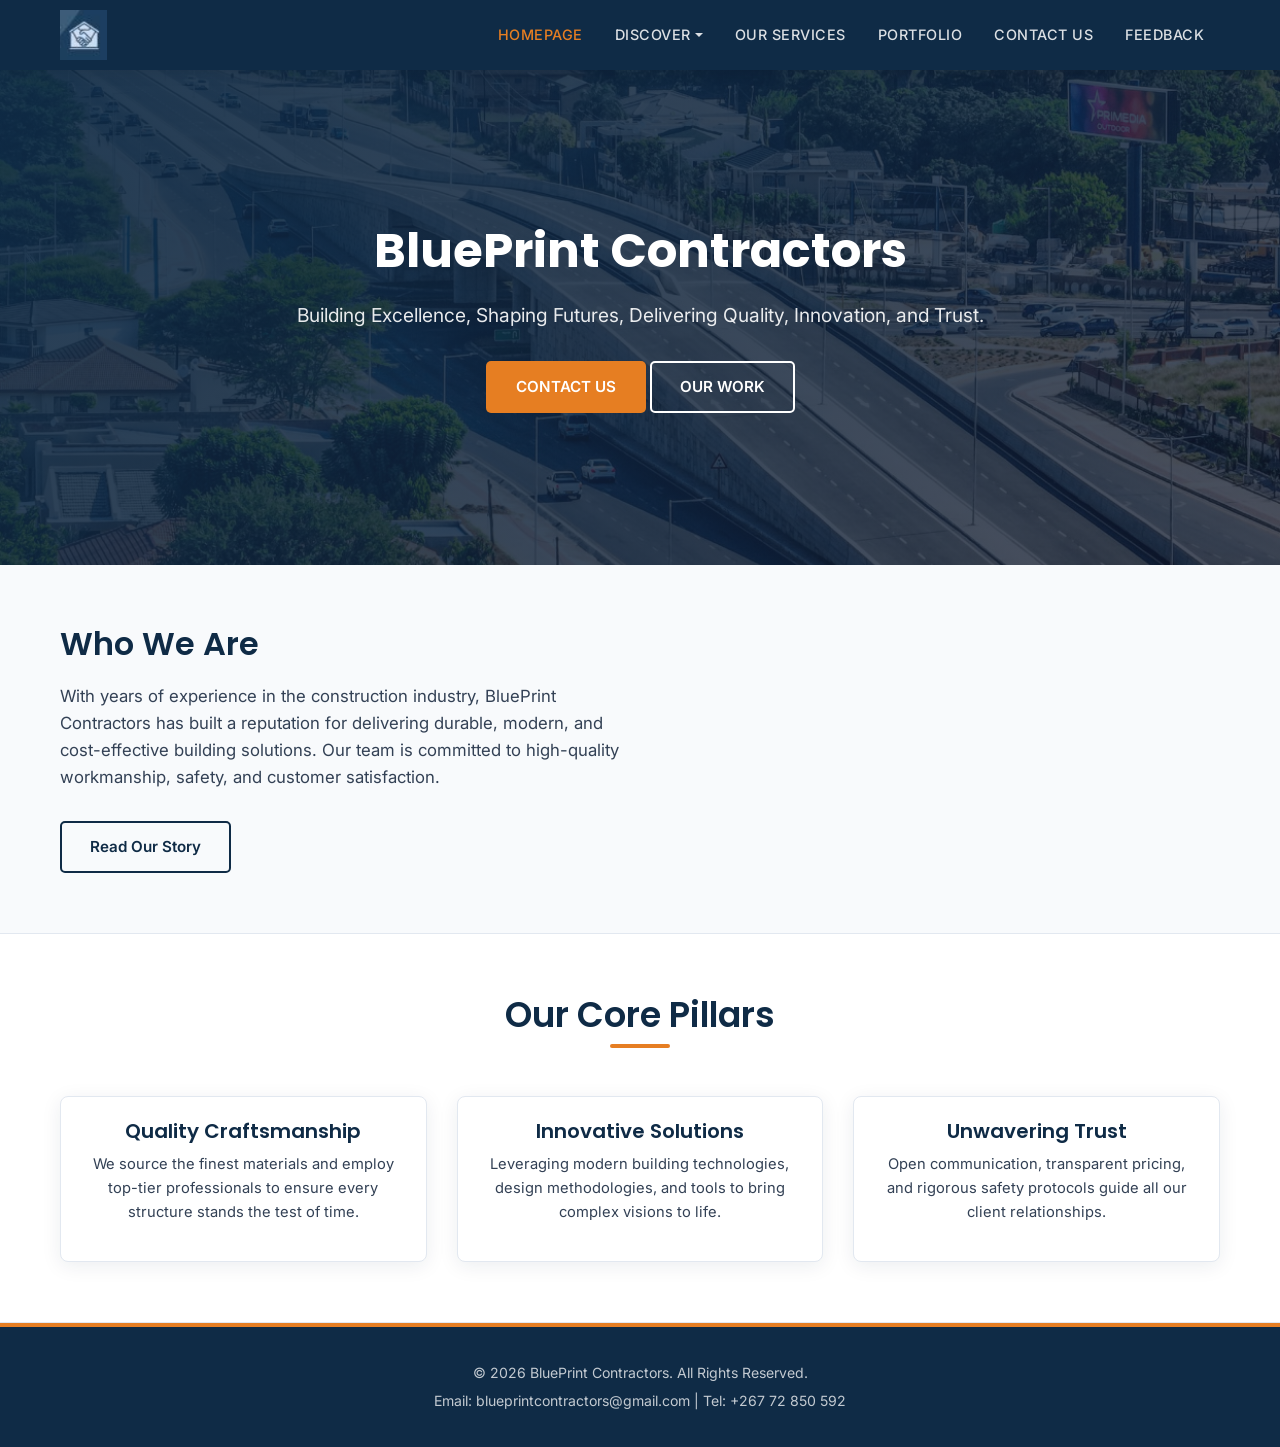
<file: index.html>
<!DOCTYPE html>
<html lang="en">
<head>
    <meta charset="UTF-8">
    <meta name="viewport" content="width=device-width, initial-scale=1.0">
    <title>BluePrint Contractors - Building Excellence</title>
    <link href="https://cdn.jsdelivr.net/npm/bootstrap@5.3.0/dist/css/bootstrap.min.css" rel="stylesheet">
    <link rel="stylesheet" href="style.css">
</head>
<body>
    <!-- Navigation Bar -->
    <nav class="navbar navbar-expand-lg navbar-dark sticky-top">
        <div class="custom-container d-flex justify-content-between align-items-center w-100">
            <a class="navbar-brand" href="index.html">
                <img src="images/Screenshot%202026-04-14%20010000.png" alt="BluePrint Contractors logo">
            </a>
            <button class="navbar-toggler" type="button" data-bs-toggle="collapse" data-bs-target="#navbarNav" aria-controls="navbarNav" aria-expanded="false" aria-label="Toggle Navigation">
                <span class="navbar-toggler-icon"></span>
            </button>
            <div class="collapse navbar-collapse justify-content-end" id="navbarNav">
                <ul class="navbar-nav">
                    <li class="nav-item"><a class="nav-link active" href="index.html">HOMEPAGE</a></li>
                    <li class="nav-item dropdown">
                        <a class="nav-link dropdown-toggle" href="#" id="discoverDropdown" role="button" data-bs-toggle="dropdown" aria-expanded="false">DISCOVER</a>
                        <ul class="dropdown-menu" aria-labelledby="discoverDropdown">
                            <li><a class="dropdown-item" href="about.html">ABOUT US</a></li>
                            <li><a class="dropdown-item" href="team.html">MEET OUR TEAM</a></li>
                            <li><a class="dropdown-item" href="mission.html">MISSION AND VISION</a></li>
                            <li><a class="dropdown-item" href="careers.html">CAREERS</a></li>
                        </ul>
                    </li>
                    <li class="nav-item"><a class="nav-link" href="services.html">OUR SERVICES</a></li>
                    <li class="nav-item"><a class="nav-link" href="projects.html">PORTFOLIO</a></li>
                    <li class="nav-item"><a class="nav-link" href="contact.html">CONTACT US</a></li>
                    <li class="nav-item"><a class="nav-link" href="feedback.html">FEEDBACK</a></li>
                </ul>
            </div>
        </div>
    </nav>
    <!-- Hero Section -->
    <header class="hero hero-main-bg">
        <div class="custom-container hero-content">
            <h1>BluePrint Contractors</h1>
            <p>Building Excellence, Shaping Futures, Delivering Quality, Innovation, and Trust.</p>
            <a href="contact.html" class="custom-btn btn-primary">CONTACT US</a>
            <a href="projects.html" class="custom-btn btn-outline">OUR WORK</a>
        </div>
    </header>
    <!-- About Intro Section -->
    <section class="section">
        <div class="custom-container">
            <div class="split-layout">
                <div class="split-col">
                    <h2>Who We Are</h2>
                    <p class="section-intro-text">With years of experience in the construction industry, BluePrint Contractors has built a reputation for delivering durable, modern, and cost-effective building solutions. Our team is committed to high-quality workmanship, safety, and customer satisfaction.</p>
                    <a href="about.html" class="custom-btn btn-outline-dark">Read Our Story</a>
                </div>
                <div class="split-col">
                </div>
            </div>
        </div>
    </section>
    <!-- Highlights Section -->
    <section class="section section-bordered-white">
        <div class="custom-container">
            <div class="section-title">
                <h2>Our Core Pillars</h2>
            </div>
            <div class="grid">
                <div class="card">
                    <div class="card-body text-center">
                        <h3>Quality Craftsmanship</h3>
                        <p>We source the finest materials and employ top-tier professionals to ensure every structure stands the test of time.</p>
                    </div>
                </div>
                <div class="card">
                    <div class="card-body text-center">
                        <h3>Innovative Solutions</h3>
                        <p>Leveraging modern building technologies, design methodologies, and tools to bring complex visions to life.</p>
                    </div>
                </div>
                <div class="card">
                    <div class="card-body text-center">
                        <h3>Unwavering Trust</h3>
                        <p>Open communication, transparent pricing, and rigorous safety protocols guide all our client relationships.</p>
                    </div>
                </div>
            </div>
        </div>
    </section>
    <!-- Footer -->
    <footer>
        <div class="custom-container">
            <p>&copy; 2026 BluePrint Contractors. All Rights Reserved.</p>
            <p>Email: blueprintcontractors@gmail.com | Tel: +267 72 850 592</p>
        </div>
    </footer>
    <!-- Bootstrap JS Bundle -->
    <script src="https://cdn.jsdelivr.net/npm/bootstrap@5.3.0/dist/js/bootstrap.bundle.min.js"></script>
</body>
</html>
</file>
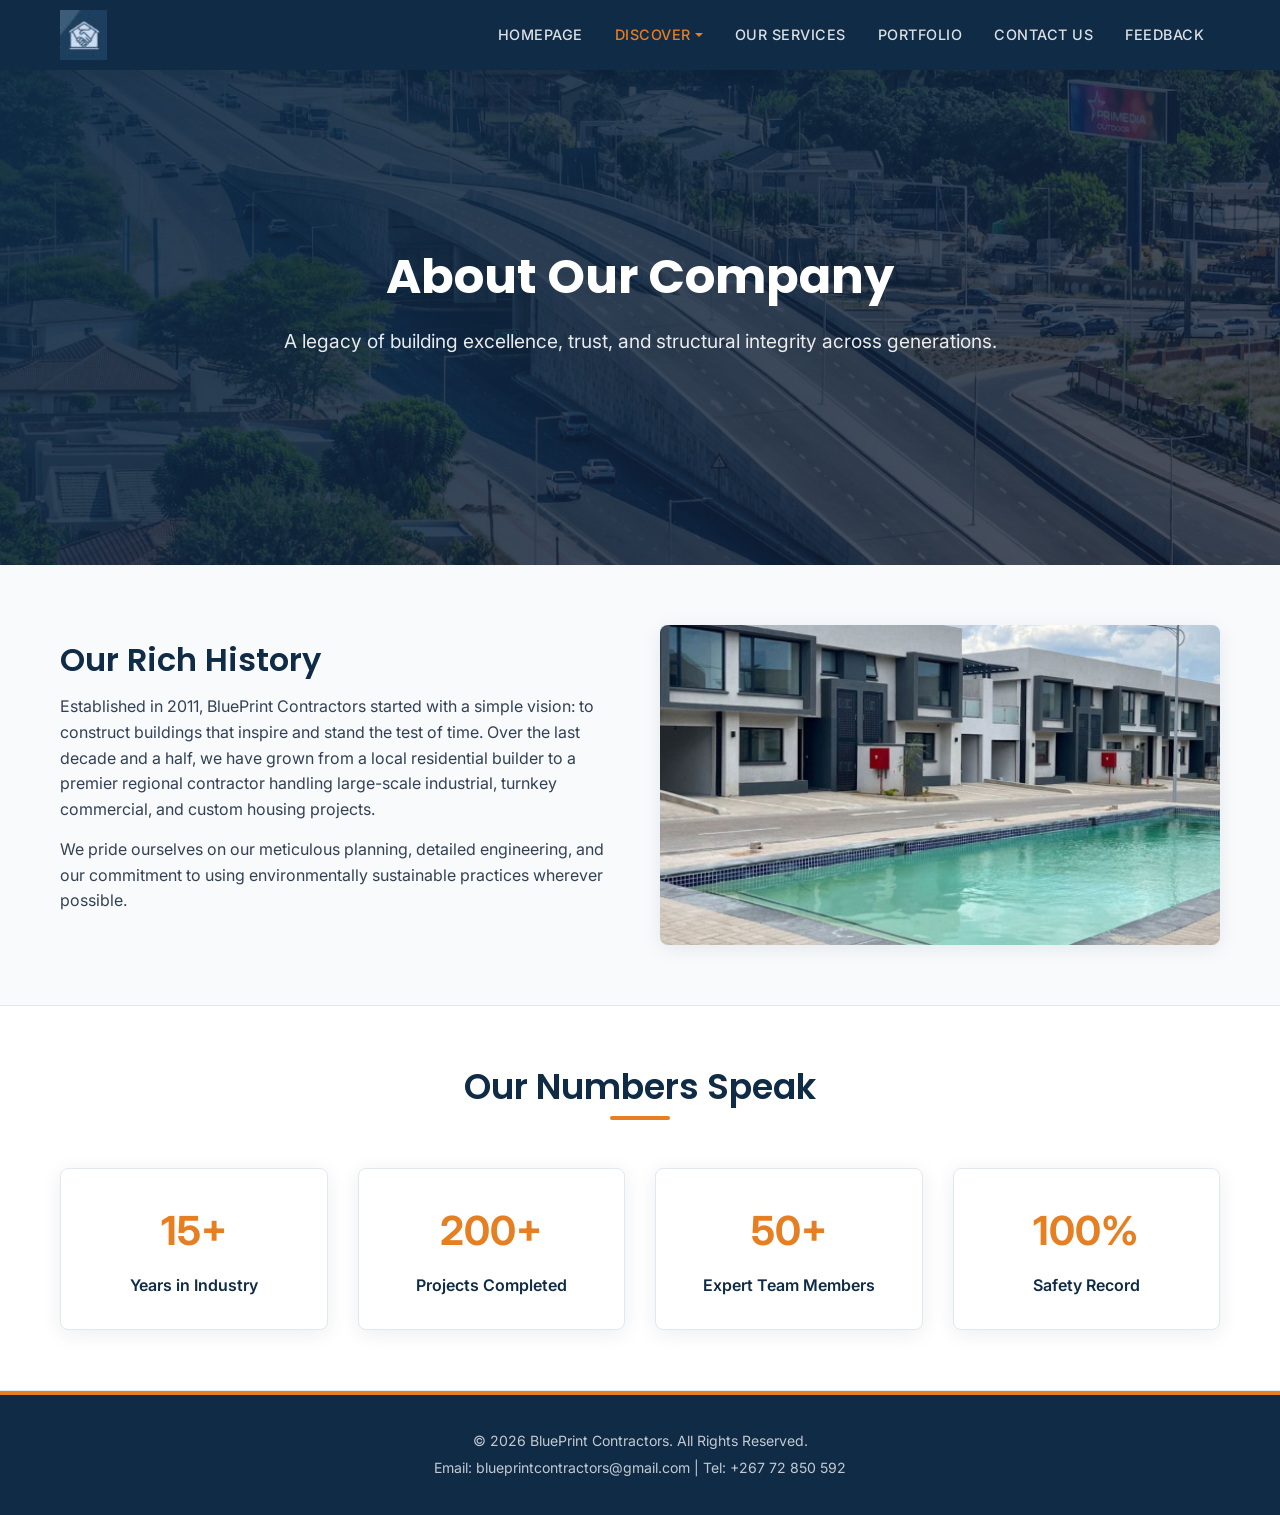
<file: about.html>
<!DOCTYPE html>
<html lang="en">
<head>
    <meta charset="UTF-8">
    <meta name="viewport" content="width=device-width, initial-scale=1.0">
    <title>About Us - BluePrint Contractors</title>
    <link href="https://cdn.jsdelivr.net/npm/bootstrap@5.3.0/dist/css/bootstrap.min.css" rel="stylesheet">
    <link rel="stylesheet" href="style.css">
</head>
<body>
    <!-- Navigation Bar -->
    <nav class="navbar navbar-expand-lg navbar-dark sticky-top">
        <div class="custom-container d-flex justify-content-between align-items-center w-100">
            <a class="navbar-brand" href="index.html">
                <img src="images/Screenshot%202026-04-14%20010000.png" alt="BluePrint Contractors logo">
            </a>
            <button class="navbar-toggler" type="button" data-bs-toggle="collapse" data-bs-target="#navbarNav" aria-controls="navbarNav" aria-expanded="false" aria-label="Toggle Navigation">
                <span class="navbar-toggler-icon"></span>
            </button>
            <div class="collapse navbar-collapse justify-content-end" id="navbarNav">
                <ul class="navbar-nav">
                    <li class="nav-item"><a class="nav-link" href="index.html">HOMEPAGE</a></li>
                    <li class="nav-item dropdown">
                        <a class="nav-link dropdown-toggle active" href="#" id="discoverDropdown" role="button" data-bs-toggle="dropdown" aria-expanded="false">DISCOVER</a>
                        <ul class="dropdown-menu" aria-labelledby="discoverDropdown">
                            <li><a class="dropdown-item" href="about.html">ABOUT US</a></li>
                            <li><a class="dropdown-item" href="team.html">MEET OUR TEAM</a></li>
                            <li><a class="dropdown-item" href="mission.html">MISSION AND VISION</a></li>
                            <li><a class="dropdown-item" href="careers.html">CAREERS</a></li>
                        </ul>
                    </li>
                    <li class="nav-item"><a class="nav-link" href="services.html">OUR SERVICES</a></li>
                    <li class="nav-item"><a class="nav-link" href="projects.html">PORTFOLIO</a></li>
                    <li class="nav-item"><a class="nav-link" href="contact.html">CONTACT US</a></li>
                    <li class="nav-item"><a class="nav-link" href="feedback.html">FEEDBACK</a></li>
                </ul>
            </div>
        </div>
    </nav>
    <!-- Hero Section -->
    <header class="hero hero-main-bg">
        <div class="custom-container hero-content">
            <h1>About Our Company</h1>
            <p>A legacy of building excellence, trust, and structural integrity across generations.</p>
        </div>
    </header>
    <!-- History & Vision -->
    <section class="section">
        <div class="custom-container">
            <div class="split-layout">
                <div class="split-col">
                    <h2>Our Rich History</h2>
                    <p class="margin-y-15">Established in 2011, BluePrint Contractors started with a simple vision: to construct buildings that inspire and stand the test of time. Over the last decade and a half, we have grown from a local residential builder to a premier regional contractor handling large-scale industrial, turnkey commercial, and custom housing projects.</p>
                    <p class="margin-y-15">We pride ourselves on our meticulous planning, detailed engineering, and our commitment to using environmentally sustainable practices wherever possible.</p>
                </div>
                <div class="split-col">
                    <img src="images/Screenshot%202026-04-14%20035823.jpg" alt="Construction Site" class="split-img split-img-about">
                </div>
            </div>
        </div>
    </section>
    <!-- Stats Section -->
    <section class="section section-bordered-white">
        <div class="custom-container">
            <div class="section-title">
                <h2>Our Numbers Speak</h2>
            </div>
            <div class="grid stat-card-grid">
                <div class="card text-center stat-card">
                    <div class="stat-number">15+</div>
                    <div class="stat-label">Years in Industry</div>
                </div>
                <div class="card text-center stat-card">
                    <div class="stat-number">200+</div>
                    <div class="stat-label">Projects Completed</div>
                </div>
                <div class="card text-center stat-card">
                    <div class="stat-number">50+</div>
                    <div class="stat-label">Expert Team Members</div>
                </div>
                <div class="card text-center stat-card">
                    <div class="stat-number">100%</div>
                    <div class="stat-label">Safety Record</div>
                </div>
            </div>
        </div>
    </section>
    <!-- Footer -->
    <footer>
        <div class="custom-container">
            <p>&copy; 2026 BluePrint Contractors. All Rights Reserved.</p>
            <p>Email: blueprintcontractors@gmail.com | Tel: +267 72 850 592</p>
        </div>
    </footer>
    <!-- Bootstrap JS Bundle -->
    <script src="https://cdn.jsdelivr.net/npm/bootstrap@5.3.0/dist/js/bootstrap.bundle.min.js"></script>
</body>
</html>
</file>
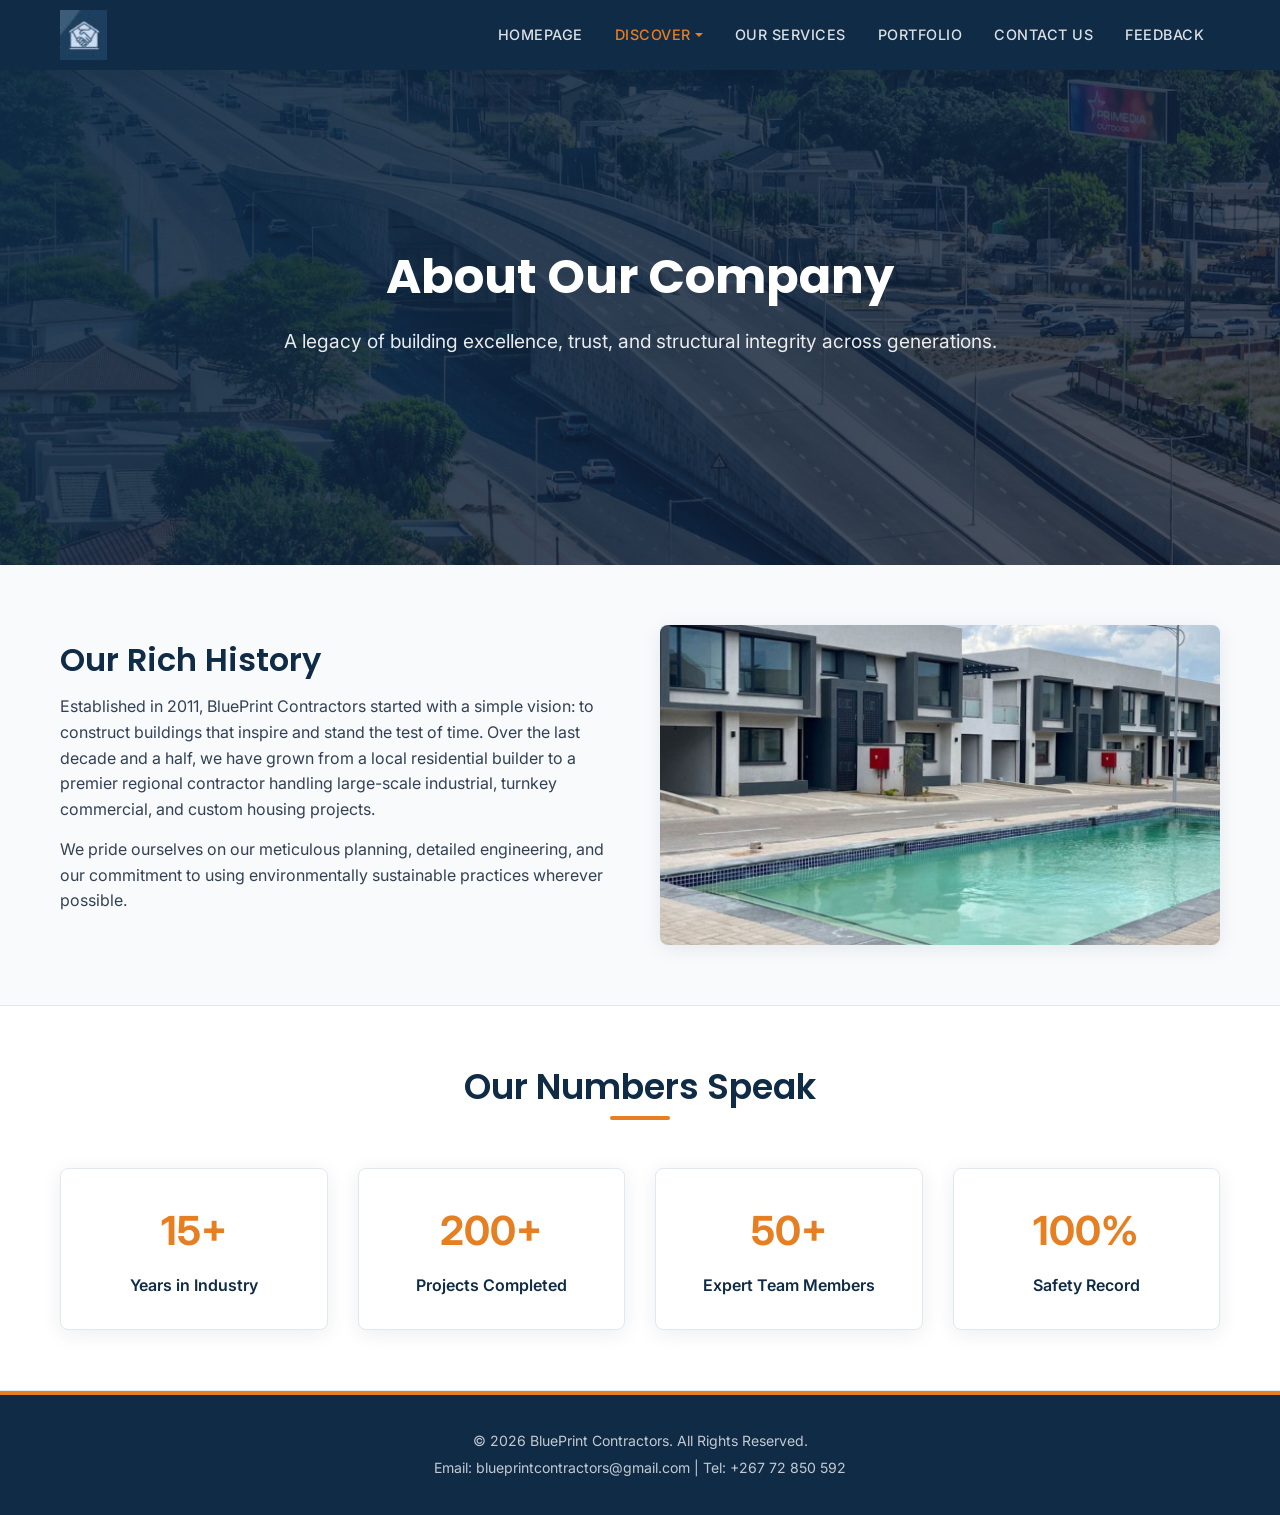
<file: careers.html>
<!DOCTYPE html>
<html lang="en">
<head>
    <meta charset="UTF-8">
    <meta name="viewport" content="width=device-width, initial-scale=1.0">
    <title>About Us - BluePrint Contractors</title>
    <link href="https://cdn.jsdelivr.net/npm/bootstrap@5.3.0/dist/css/bootstrap.min.css" rel="stylesheet">
    <link rel="stylesheet" href="style.css">
</head>
<body>
    <!-- Navigation Bar -->
    <nav class="navbar navbar-expand-lg navbar-dark sticky-top">
        <div class="custom-container d-flex justify-content-between align-items-center w-100">
            <a class="navbar-brand" href="index.html">
                <img src="images/Screenshot%202026-04-14%20010000.png" alt="BluePrint Contractors logo">
            </a>
            <button class="navbar-toggler" type="button" data-bs-toggle="collapse" data-bs-target="#navbarNav" aria-controls="navbarNav" aria-expanded="false" aria-label="Toggle Navigation">
                <span class="navbar-toggler-icon"></span>
            </button>
            <div class="collapse navbar-collapse justify-content-end" id="navbarNav">
                <ul class="navbar-nav">
                    <li class="nav-item"><a class="nav-link" href="index.html">HOMEPAGE</a></li>
                    <li class="nav-item dropdown">
                        <a class="nav-link dropdown-toggle active" href="#" id="discoverDropdown" role="button" data-bs-toggle="dropdown" aria-expanded="false">DISCOVER</a>
                        <ul class="dropdown-menu" aria-labelledby="discoverDropdown">
                            <li><a class="dropdown-item" href="about.html">ABOUT US</a></li>
                            <li><a class="dropdown-item" href="team.html">MEET OUR TEAM</a></li>
                            <li><a class="dropdown-item" href="mission.html">MISSION AND VISION</a></li>
                            <li><a class="dropdown-item" href="careers.html">CAREERS</a></li>
                        </ul>
                    </li>
                    <li class="nav-item"><a class="nav-link" href="services.html">OUR SERVICES</a></li>
                    <li class="nav-item"><a class="nav-link" href="projects.html">PORTFOLIO</a></li>
                    <li class="nav-item"><a class="nav-link" href="contact.html">CONTACT US</a></li>
                    <li class="nav-item"><a class="nav-link" href="feedback.html">FEEDBACK</a></li>
                </ul>
            </div>
        </div>
    </nav>
    <!-- Hero Section -->
    <header class="hero hero-main-bg">
        <div class="custom-container hero-content">
            <h1>About Our Company</h1>
            <p>A legacy of building excellence, trust, and structural integrity across generations.</p>
        </div>
    </header>
    <!-- History & Vision -->
    <section class="section">
        <div class="custom-container">
            <div class="split-layout">
                <div class="split-col">
                    <h2>Our Rich History</h2>
                    <p class="margin-y-15">Established in 2011, BluePrint Contractors started with a simple vision: to construct buildings that inspire and stand the test of time. Over the last decade and a half, we have grown from a local residential builder to a premier regional contractor handling large-scale industrial, turnkey commercial, and custom housing projects.</p>
                    <p class="margin-y-15">We pride ourselves on our meticulous planning, detailed engineering, and our commitment to using environmentally sustainable practices wherever possible.</p>
                </div>
                <div class="split-col">
                    <img src="images/Screenshot%202026-04-14%20035823.jpg" alt="Construction Site" class="split-img split-img-about">
                </div>
            </div>
        </div>
    </section>
    <!-- Stats Section -->
    <section class="section section-bordered-white">
        <div class="custom-container">
            <div class="section-title">
                <h2>Our Numbers Speak</h2>
            </div>
            <div class="grid stat-card-grid">
                <div class="card text-center stat-card">
                    <div class="stat-number">15+</div>
                    <div class="stat-label">Years in Industry</div>
                </div>
                <div class="card text-center stat-card">
                    <div class="stat-number">200+</div>
                    <div class="stat-label">Projects Completed</div>
                </div>
                <div class="card text-center stat-card">
                    <div class="stat-number">50+</div>
                    <div class="stat-label">Expert Team Members</div>
                </div>
                <div class="card text-center stat-card">
                    <div class="stat-number">100%</div>
                    <div class="stat-label">Safety Record</div>
                </div>
            </div>
        </div>
    </section>
    <!-- Footer -->
    <footer>
        <div class="custom-container">
            <p>&copy; 2026 BluePrint Contractors. All Rights Reserved.</p>
            <p>Email: blueprintcontractors@gmail.com | Tel: +267 72 850 592</p>
        </div>
    </footer>
    <!-- Bootstrap JS Bundle -->
    <script src="https://cdn.jsdelivr.net/npm/bootstrap@5.3.0/dist/js/bootstrap.bundle.min.js"></script>
</body>
</html>
</file>
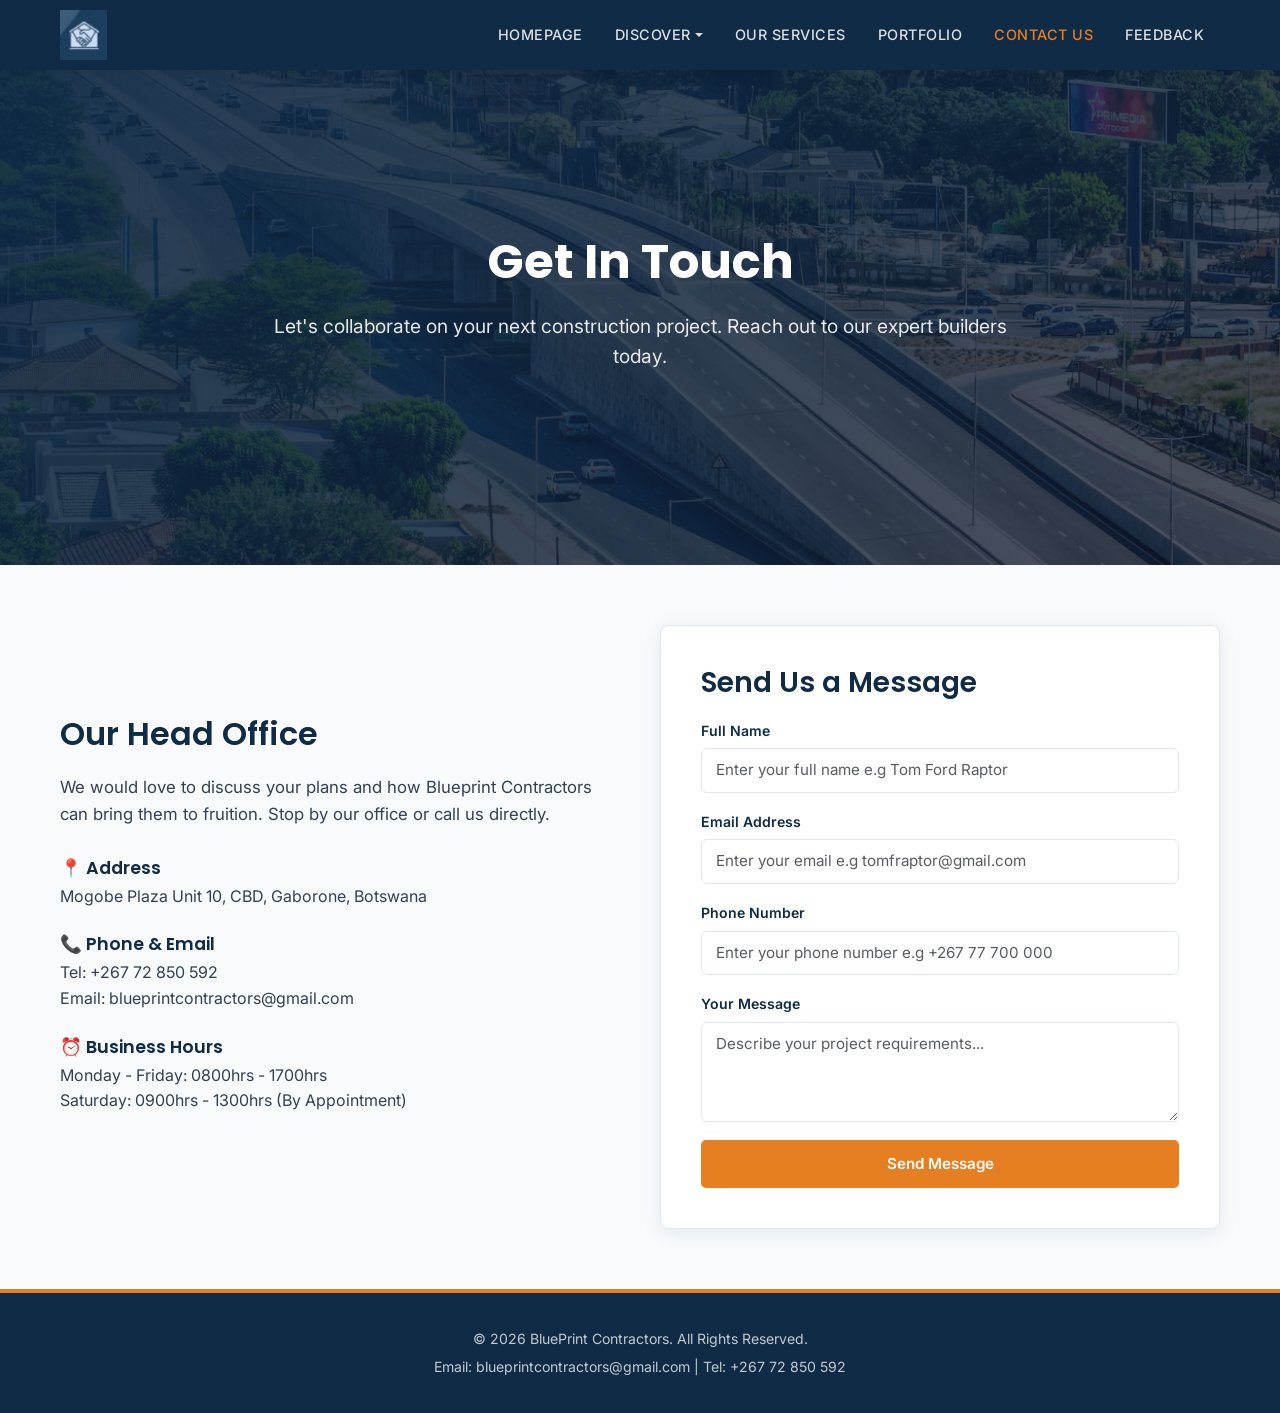
<file: contact.html>
<!DOCTYPE html>
<html lang="en">
<head>
    <meta charset="UTF-8">
    <meta name="viewport" content="width=device-width, initial-scale=1.0">
    <title>Contact Us - BluePrint Contractors</title>
    <link href="https://cdn.jsdelivr.net/npm/bootstrap@5.3.0/dist/css/bootstrap.min.css" rel="stylesheet">
    <link rel="stylesheet" href="style.css">
</head>
<body>
    <!-- Navigation Bar -->
    <nav class="navbar navbar-expand-lg navbar-dark sticky-top">
        <div class="custom-container d-flex justify-content-between align-items-center w-100">
            <a class="navbar-brand" href="index.html">
                <img src="images/Screenshot%202026-04-14%20010000.png" alt="BluePrint Contractors logo">
            </a>
            <button class="navbar-toggler" type="button" data-bs-toggle="collapse" data-bs-target="#navbarNav" aria-controls="navbarNav" aria-expanded="false" aria-label="Toggle Navigation">
                <span class="navbar-toggler-icon"></span>
            </button>
            <div class="collapse navbar-collapse justify-content-end" id="navbarNav">
                <ul class="navbar-nav">
                    <li class="nav-item"><a class="nav-link" href="index.html">HOMEPAGE</a></li>
                    <li class="nav-item dropdown">
                        <a class="nav-link dropdown-toggle" href="#" id="discoverDropdown" role="button" data-bs-toggle="dropdown" aria-expanded="false">DISCOVER</a>
                        <ul class="dropdown-menu" aria-labelledby="discoverDropdown">
                            <li><a class="dropdown-item" href="about.html">ABOUT US</a></li>
                            <li><a class="dropdown-item" href="team.html">MEET OUR TEAM</a></li>
                            <li><a class="dropdown-item" href="mission.html">MISSION AND VISION</a></li>
                            <li><a class="dropdown-item" href="careers.html">CAREERS</a></li>
                        </ul>
                    </li>
                    <li class="nav-item"><a class="nav-link" href="services.html">OUR SERVICES</a></li>
                    <li class="nav-item"><a class="nav-link" href="projects.html">PORTFOLIO</a></li>
                    <li class="nav-item"><a class="nav-link active" href="contact.html">CONTACT US</a></li>
                    <li class="nav-item"><a class="nav-link" href="feedback.html">FEEDBACK</a></li>
                </ul>
            </div>
        </div>
    </nav>
    <!-- Hero Section -->
    <header class="hero hero-main-bg">
        <div class="custom-container hero-content">
            <h1>Get In Touch</h1>
            <p>Let's collaborate on your next construction project. Reach out to our expert builders today.</p>
        </div>
    </header>
    <!-- Contact Details & Form -->
    <section class="section">
        <div class="custom-container">
            <div class="split-layout">
                <!-- Info Column -->
                <div class="split-col">
                    <h2>Our Head Office</h2>
                    <p class="section-intro-text">We would love to discuss your plans and how Blueprint Contractors can bring them to fruition. Stop by our office or call us directly.</p>
                    
                    <div class="margin-bottom-25">
                        <h3 class="subheading-bold">📍 Address</h3>
                        <p>Mogobe Plaza Unit 10, CBD, Gaborone, Botswana</p>
                    </div>
                    <div class="margin-bottom-25">
                        <h3 class="subheading-bold">📞 Phone & Email</h3>
                        <p>Tel: +267 72 850 592<br>Email: blueprintcontractors@gmail.com</p>
                    </div>
                    <div class="margin-bottom-25">
                        <h3 class="subheading-bold">⏰ Business Hours</h3>
                        <p>Monday - Friday: 0800hrs - 1700hrs <br>Saturday: 0900hrs - 1300hrs (By Appointment)</p>
                    </div>
                </div>
                <!-- Form Column -->
                <div class="split-col form-card">
                    <h3 class="form-card-title">Send Us a Message</h3>
                    <form action="#" method="POST">
                        <div class="form-group">
                            <label class="form-label" for="contact-name">Full Name</label>
                            <input type="text" id="contact-name" class="form-control" placeholder="Enter your full name e.g Tom Ford Raptor" required>
                        </div>
                        <div class="form-group">
                            <label class="form-label" for="contact-email">Email Address</label>
                            <input type="email" id="contact-email" class="form-control" placeholder="Enter your email e.g tomfraptor@gmail.com" required>
                        </div>
                        <div class="form-group">
                            <label class="form-label" for="contact-phone">Phone Number</label>
                            <input type="tel" id="contact-phone" class="form-control" placeholder="Enter your phone number e.g +267 77 700 000">
                        </div>
                        <div class="form-group">
                            <label class="form-label" for="contact-message">Your Message</label>
                            <textarea id="contact-message" class="form-control" placeholder="Describe your project requirements..." required></textarea>
                        </div>
                        <button type="submit" class="custom-btn btn-primary btn-submit-full">Send Message</button>
                    </form>
                </div>
            </div>
        </div>
    </section>
    <!-- Footer -->
    <footer>
        <div class="custom-container">
            <p>&copy; 2026 BluePrint Contractors. All Rights Reserved.</p>
            <p>Email: blueprintcontractors@gmail.com | Tel: +267 72 850 592</p>
        </div>
    </footer>
    <!-- Bootstrap JS Bundle -->
    <script src="https://cdn.jsdelivr.net/npm/bootstrap@5.3.0/dist/js/bootstrap.bundle.min.js"></script>
</body>
</html>
</file>
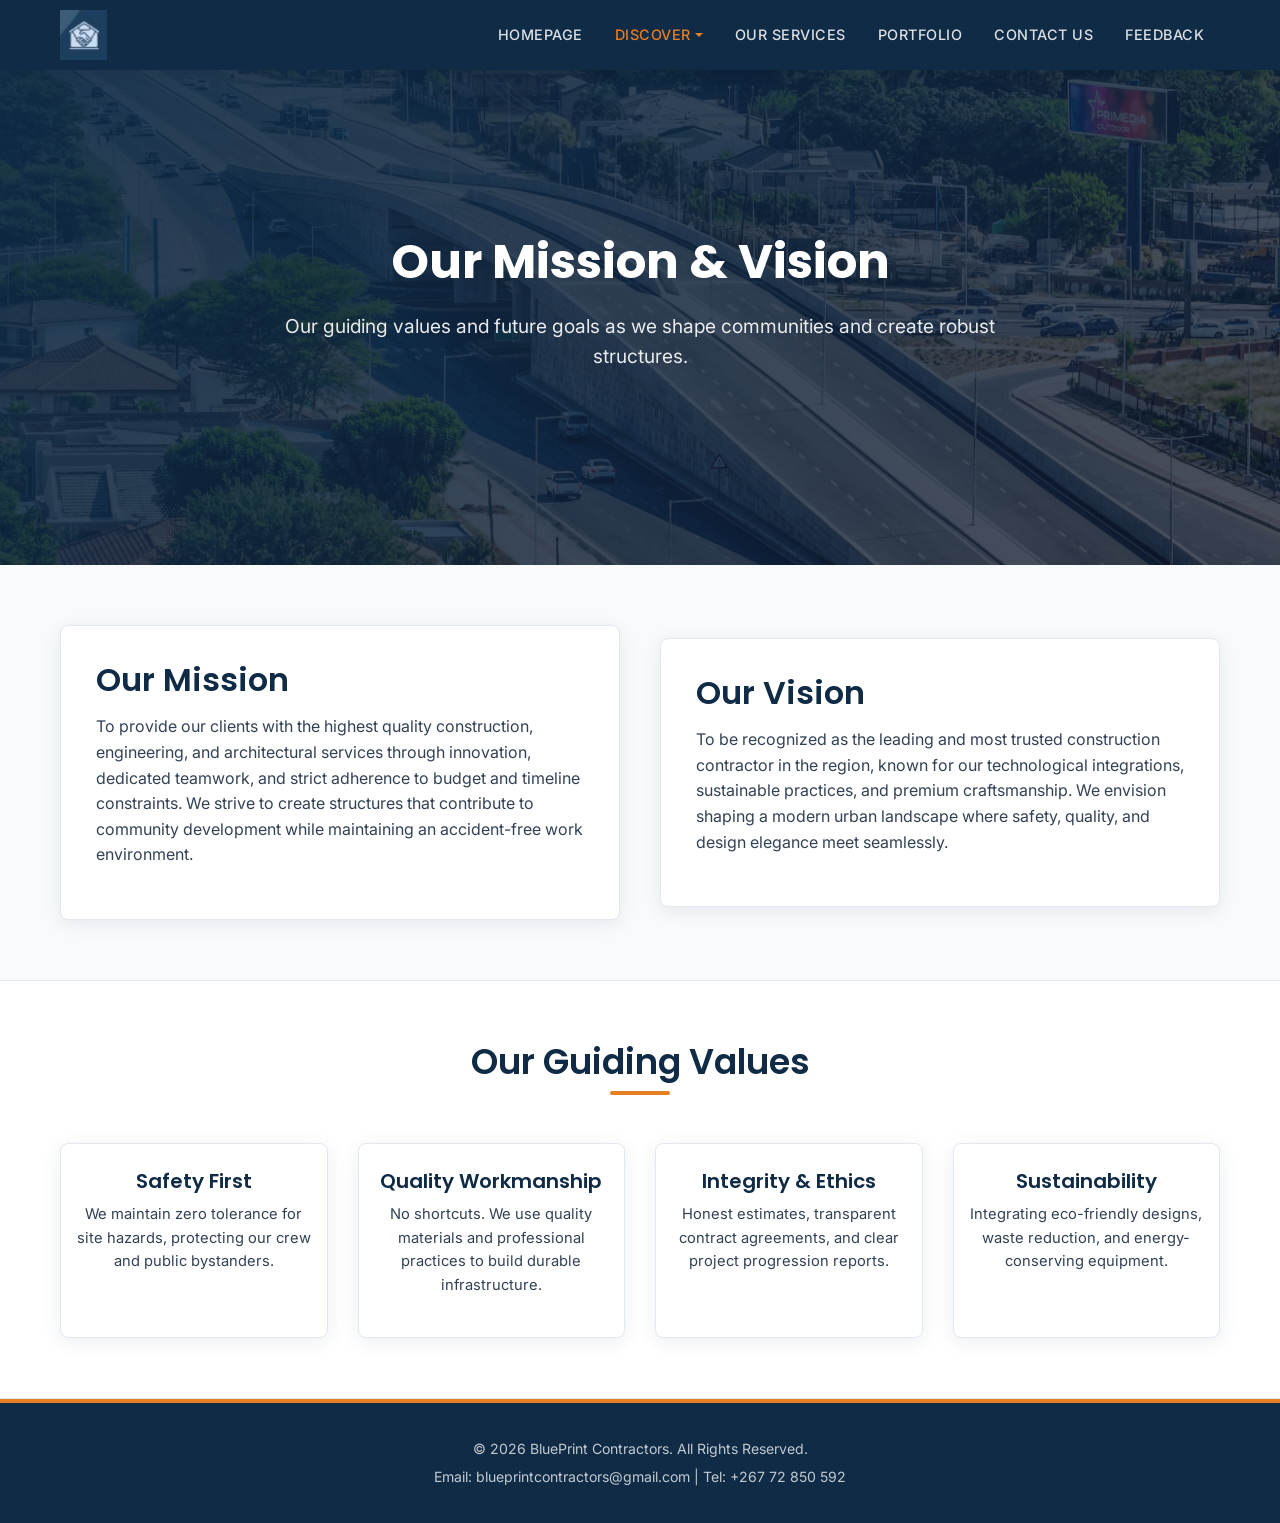
<file: mission.html>
<!DOCTYPE html>
<html lang="en">
<head>
    <meta charset="UTF-8">
    <meta name="viewport" content="width=device-width, initial-scale=1.0">
    <title>Mission & Vision - BluePrint Contractors</title>
    <link href="https://cdn.jsdelivr.net/npm/bootstrap@5.3.0/dist/css/bootstrap.min.css" rel="stylesheet">
    <link rel="stylesheet" href="style.css">
</head>
<body>
    <!-- Navigation Bar -->
    <nav class="navbar navbar-expand-lg navbar-dark sticky-top">
        <div class="custom-container d-flex justify-content-between align-items-center w-100">
            <a class="navbar-brand" href="index.html">
                <img src="images/Screenshot%202026-04-14%20010000.png" alt="BluePrint Contractors logo">
            </a>
            <button class="navbar-toggler" type="button" data-bs-toggle="collapse" data-bs-target="#navbarNav" aria-controls="navbarNav" aria-expanded="false" aria-label="Toggle Navigation">
                <span class="navbar-toggler-icon"></span>
            </button>
            <div class="collapse navbar-collapse justify-content-end" id="navbarNav">
                <ul class="navbar-nav">
                    <li class="nav-item"><a class="nav-link" href="index.html">HOMEPAGE</a></li>
                    <li class="nav-item dropdown">
                        <a class="nav-link dropdown-toggle active" href="#" id="discoverDropdown" role="button" data-bs-toggle="dropdown" aria-expanded="false">DISCOVER</a>
                        <ul class="dropdown-menu" aria-labelledby="discoverDropdown">
                            <li><a class="dropdown-item" href="about.html">ABOUT US</a></li>
                            <li><a class="dropdown-item" href="team.html">MEET OUR TEAM</a></li>
                            <li><a class="dropdown-item" href="mission.html">MISSION AND VISION</a></li>
                            <li><a class="dropdown-item" href="careers.html">CAREERS</a></li>
                        </ul>
                    </li>
                    <li class="nav-item"><a class="nav-link" href="services.html">OUR SERVICES</a></li>
                    <li class="nav-item"><a class="nav-link" href="projects.html">PORTFOLIO</a></li>
                    <li class="nav-item"><a class="nav-link" href="contact.html">CONTACT US</a></li>
                    <li class="nav-item"><a class="nav-link" href="feedback.html">FEEDBACK</a></li>
                </ul>
            </div>
        </div>
    </nav>

    <!-- Hero Section -->
    <header class="hero hero-main-bg">
        <div class="custom-container hero-content">
            <h1>Our Mission & Vision</h1>
            <p>Our guiding values and future goals as we shape communities and create robust structures.</p>
        </div>
    </header>

    <!-- Mission & Vision Split Layout -->
    <section class="section">
        <div class="custom-container">
            <div class="split-layout">
                <div class="split-col mission-vision-card">
                    <h2>Our Mission</h2>
                    <p class="margin-top-15">To provide our clients with the highest quality construction, engineering, and architectural services through innovation, dedicated teamwork, and strict adherence to budget and timeline constraints. We strive to create structures that contribute to community development while maintaining an accident-free work environment.</p>
                </div>
                <div class="split-col mission-vision-card">
                    <h2>Our Vision</h2>
                    <p class="margin-top-15">To be recognized as the leading and most trusted construction contractor in the region, known for our technological integrations, sustainable practices, and premium craftsmanship. We envision shaping a modern urban landscape where safety, quality, and design elegance meet seamlessly.</p>
                </div>
            </div>
        </div>
    </section>

    <!-- Core Values Section -->
    <section class="section section-bordered-white">
        <div class="custom-container">
            <div class="section-title">
                <h2>Our Guiding Values</h2>
            </div>
            <div class="grid stat-card-grid">
                <div class="card text-center value-card">
                    <h3 class="value-card-title">Safety First</h3>
                    <p class="value-card-text">We maintain zero tolerance for site hazards, protecting our crew and public bystanders.</p>
                </div>
                <div class="card text-center value-card">
                    <h3 class="value-card-title">Quality Workmanship</h3>
                    <p class="value-card-text">No shortcuts. We use quality materials and professional practices to build durable infrastructure.</p>
                </div>
                <div class="card text-center value-card">
                    <h3 class="value-card-title">Integrity & Ethics</h3>
                    <p class="value-card-text">Honest estimates, transparent contract agreements, and clear project progression reports.</p>
                </div>
                <div class="card text-center value-card">
                    <h3 class="value-card-title">Sustainability</h3>
                    <p class="value-card-text">Integrating eco-friendly designs, waste reduction, and energy-conserving equipment.</p>
                </div>
            </div>
        </div>
    </section>

    <!-- Footer -->
    <footer>
        <div class="custom-container">
            <p>&copy; 2026 BluePrint Contractors. All Rights Reserved.</p>
            <p>Email: blueprintcontractors@gmail.com | Tel: +267 72 850 592</p>
        </div>
    </footer>

    <!-- Bootstrap JS Bundle -->
    <script src="https://cdn.jsdelivr.net/npm/bootstrap@5.3.0/dist/js/bootstrap.bundle.min.js"></script>
</body>
</html>
</file>
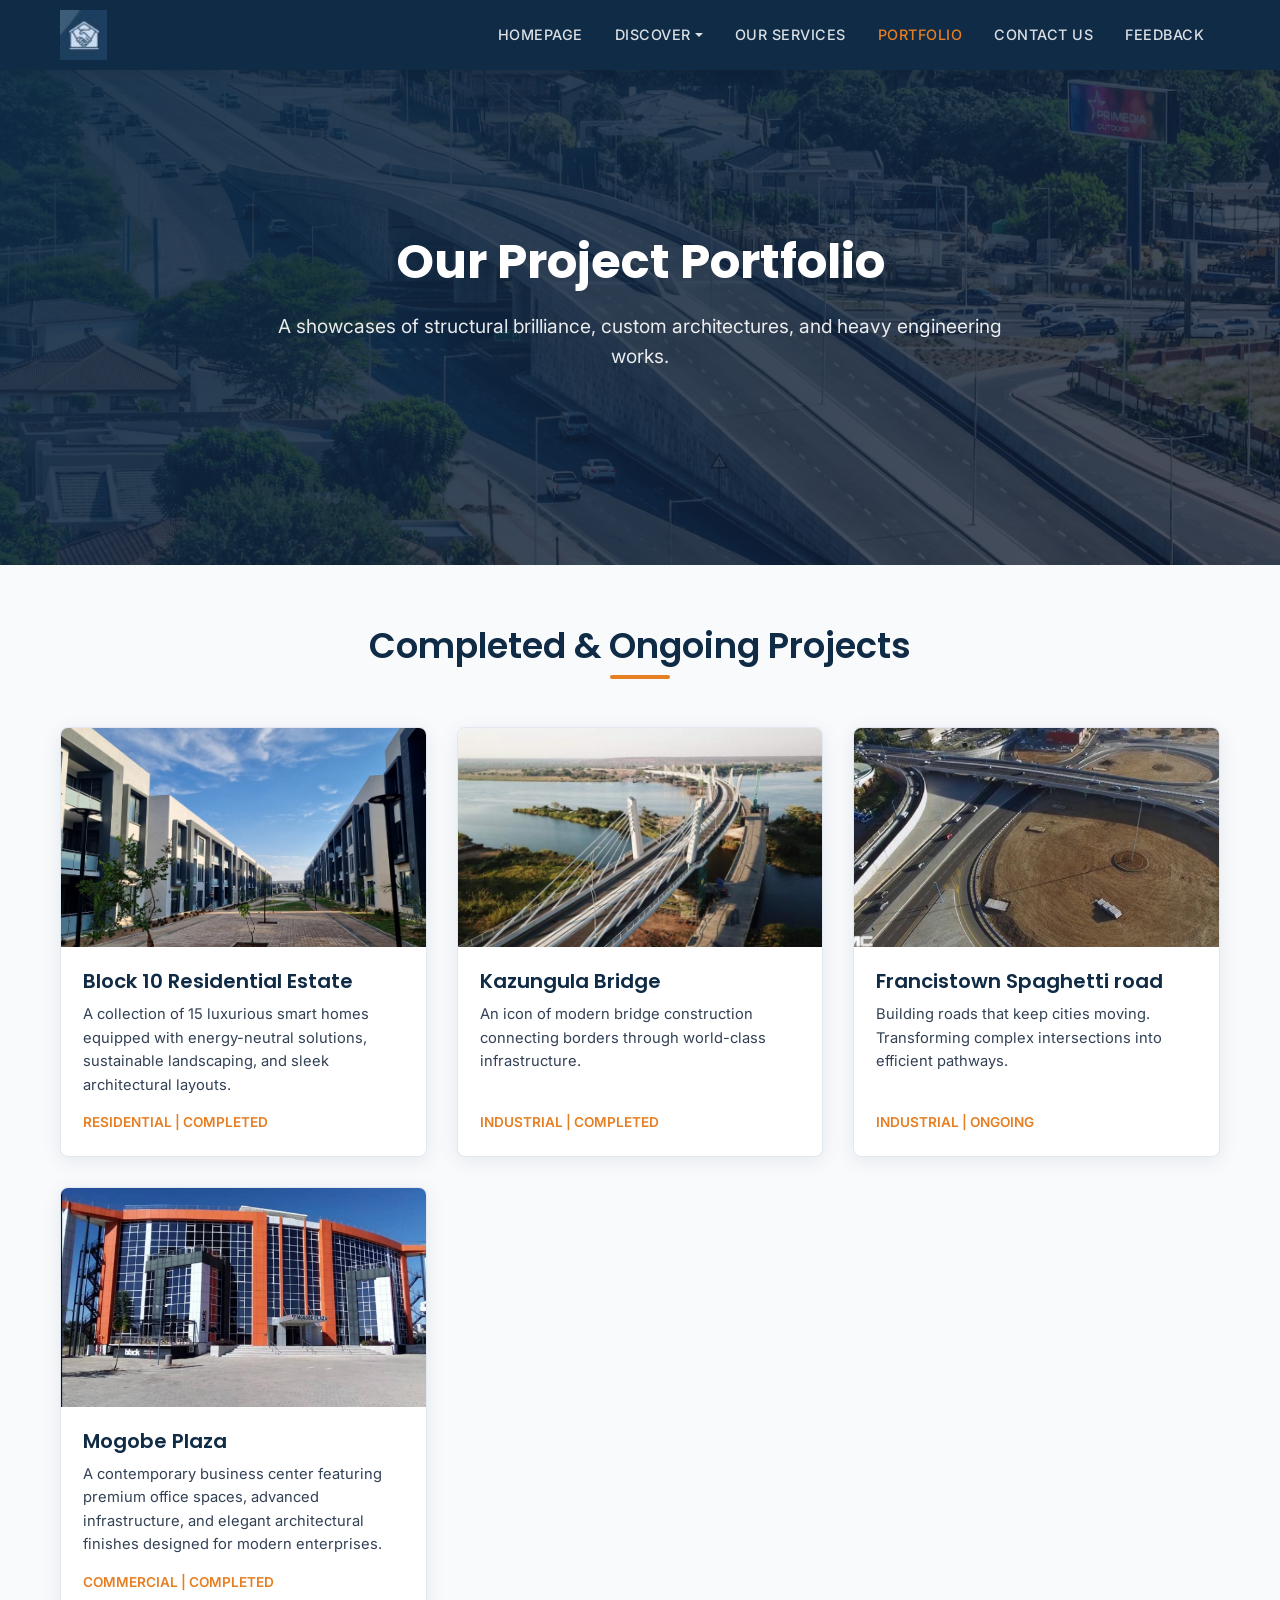
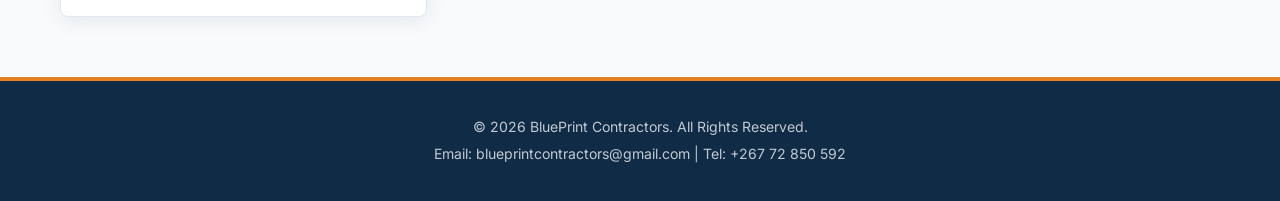
<file: projects.html>
<!DOCTYPE html>
<html lang="en">
<head>
    <meta charset="UTF-8">
    <meta name="viewport" content="width=device-width, initial-scale=1.0">
    <title>Our Portfolio - BluePrint Contractors</title>
    <link href="https://cdn.jsdelivr.net/npm/bootstrap@5.3.0/dist/css/bootstrap.min.css" rel="stylesheet">
    <link rel="stylesheet" href="style.css">
</head>
<body>
    <!-- Navigation Bar -->
    <nav class="navbar navbar-expand-lg navbar-dark sticky-top">
        <div class="custom-container d-flex justify-content-between align-items-center w-100">
            <a class="navbar-brand" href="index.html">
                <img src="images/Screenshot%202026-04-14%20010000.png" alt="BluePrint Contractors logo">
            </a>
            <button class="navbar-toggler" type="button" data-bs-toggle="collapse" data-bs-target="#navbarNav" aria-controls="navbarNav" aria-expanded="false" aria-label="Toggle Navigation">
                <span class="navbar-toggler-icon"></span>
            </button>
            <div class="collapse navbar-collapse justify-content-end" id="navbarNav">
                <ul class="navbar-nav">
                    <li class="nav-item"><a class="nav-link" href="index.html">HOMEPAGE</a></li>
                    <li class="nav-item dropdown">
                        <a class="nav-link dropdown-toggle" href="#" id="discoverDropdown" role="button" data-bs-toggle="dropdown" aria-expanded="false">DISCOVER</a>
                        <ul class="dropdown-menu" aria-labelledby="discoverDropdown">
                            <li><a class="dropdown-item" href="about.html">ABOUT US</a></li>
                            <li><a class="dropdown-item" href="team.html">MEET OUR TEAM</a></li>
                            <li><a class="dropdown-item" href="mission.html">MISSION AND VISION</a></li>
                            <li><a class="dropdown-item" href="careers.html">CAREERS</a></li>
                        </ul>
                    </li>
                    <li class="nav-item"><a class="nav-link" href="services.html">OUR SERVICES</a></li>
                    <li class="nav-item"><a class="nav-link active" href="projects.html">PORTFOLIO</a></li>
                    <li class="nav-item"><a class="nav-link" href="contact.html">CONTACT US</a></li>
                    <li class="nav-item"><a class="nav-link" href="feedback.html">FEEDBACK</a></li>
                </ul>
            </div>
        </div>
    </nav>
    <!-- Hero Section -->
    <header class="hero hero-main-bg">
        <div class="custom-container hero-content">
            <h1>Our Project Portfolio</h1>
            <p>A showcases of structural brilliance, custom architectures, and heavy engineering works.</p>
        </div>
    </header>
    <!-- Portfolio Grid -->
    <section class="section">
        <div class="custom-container">
            <div class="section-title">
                <h2>Completed & Ongoing Projects</h2>
            </div>
            <div class="grid">
                <!-- Project 1 -->
                <div class="card">
                    <div class="card-img-wrapper">
                        <img src="images/Residential%20project.%20jpg.jpg" alt="Residential Estate">
                    </div>
                    <div class="card-body">
                        <h3>Block 10 Residential Estate</h3>
                        <p>A collection of 15 luxurious smart homes equipped with energy-neutral solutions, sustainable landscaping, and sleek architectural layouts.</p>
                        <span class="project-status">Residential | Completed</span>
                    </div>
                </div>
                <!-- Project 2 -->
                <div class="card">
                    <div class="card-img-wrapper">
                        <img src="images/Screenshot%202026-04-14%20031054.jpg" alt="Commercial Tower">
                    </div>
                    <div class="card-body">
                        <h3>Kazungula Bridge</h3>
                        <p>An icon of modern bridge construction connecting borders through world-class infrastructure.</p>
                        <span class="project-status">Industrial | Completed</span>
                    </div>
                </div>
                <!-- Project 3 -->
                <div class="card">
                    <div class="card-img-wrapper">
                        <img src="images/Screenshot%202026-04-14%20153403.jpg" alt="Francistown Spaghetti road">
                    </div>
                    <div class="card-body">
                        <h3>Francistown Spaghetti road</h3>
                        <p>Building roads that keep cities moving. Transforming complex intersections into efficient pathways.</p>
                        <span class="project-status">Industrial | Ongoing</span>
                    </div>
                </div>
                <!-- Project 4 -->
                <div class="card">
                    <div class="card-img-wrapper">
                        <img src="images/Commercial%20Project.png" alt="Mogobe Plaza">
                    </div>
                    <div class="card-body">
                        <h3>Mogobe Plaza</h3>
                        <p>A contemporary business center featuring premium office spaces, advanced infrastructure, and elegant architectural finishes designed for modern enterprises.</p>
                        <span class="project-status">Commercial | Completed</span>
                    </div>
                </div>
            </div>
        </div>
    </section>
    <!-- Footer -->
    <footer>
        <div class="custom-container">
            <p>&copy; 2026 BluePrint Contractors. All Rights Reserved.</p>
            <p>Email: blueprintcontractors@gmail.com | Tel: +267 72 850 592</p>
        </div>
    </footer>
    <!-- Bootstrap JS Bundle -->
    <script src="https://cdn.jsdelivr.net/npm/bootstrap@5.3.0/dist/js/bootstrap.bundle.min.js"></script>
</body>
</html>
</file>
<file: style.css>
@import url('https://fonts.googleapis.com/css2?family=Inter:wght@300;400;500;600;700&family=Poppins:wght@400;600;700&display=swap');

:root {
  --primary: #0f2b46;
  --primary-light: #1e3d59;
  --accent: #e67e22;
  --accent-hover: #d35400;
  --dark: #0f172a;
  --light: #f8fafc;
  --text: #334155;
  --border: #e2e8f0;
  --transition: all 0.3s cubic-bezier(0.4, 0, 0.2, 1);
  --shadow: 0 4px 20px rgba(15, 43, 70, 0.08);
}

/* Base Styles */
* {
  box-sizing: border-box;
  margin: 0;
  padding: 0;
}

body {
  font-family: 'Inter', sans-serif;
  color: var(--text);
  background-color: var(--light);
  line-height: 1.6;
}

h1, h2, h3, h4, h5, h6 {
  font-family: 'Poppins', sans-serif;
  color: var(--primary);
  font-weight: 600;
}

/* Common Container */
.custom-container {
  width: 100%;
  max-width: 1200px;
  margin: 0 auto;
  padding: 0 20px;
}

/* Bootstrap Navbar Overrides for Premium Styling */
.navbar {
  background-color: var(--primary) !important;
  box-shadow: 0 2px 15px rgba(0,0,0,0.1);
  padding: 5px 0 !important;
}
.navbar-brand img {
  height: 50px;
  width: auto;
  transition: var(--transition);
}
.navbar-brand img:hover {
  transform: scale(1.05);
}
.nav-link {
  color: rgba(255,255,255,0.85) !important;
  font-weight: 500;
  text-transform: uppercase;
  font-size: 0.9rem;
  letter-spacing: 0.5px;
  padding: 8px 16px !important;
  transition: var(--transition);
}
.nav-link:hover, .nav-link.active {
  color: var(--accent) !important;
}
.dropdown-menu {
  background-color: var(--primary-light) !important;
  border: none !important;
  border-radius: 6px !important;
  box-shadow: var(--shadow) !important;
  margin-top: 5px !important;
}
.dropdown-item {
  color: rgba(255,255,255,0.85) !important;
  font-size: 0.85rem !important;
  padding: 10px 20px !important;
  transition: var(--transition);
}
.dropdown-item:hover {
  background-color: var(--accent) !important;
  color: white !important;
}

/* Custom Hero Section */
.hero {
  position: relative;
  background-size: cover;
  background-position: center;
  background-repeat: no-repeat;
  min-height: 55vh;
  display: flex;
  align-items: center;
  color: white;
  padding: 80px 0;
  text-align: center;
}
.hero::before {
  content: '';
  position: absolute;
  top: 0;
  left: 0;
  right: 0;
  bottom: 0;
  background: linear-gradient(135deg, rgba(15,43,70,0.92) 0%, rgba(15,23,42,0.75) 100%);
  z-index: 1;
}
.hero-content {
  position: relative;
  z-index: 2;
  max-width: 800px;
  margin: 0 auto;
}
.hero h1 {
  color: white;
  font-size: 3rem;
  margin-bottom: 20px;
  font-weight: 700;
}
.hero p {
  font-size: 1.2rem;
  margin-bottom: 30px;
  color: rgba(255,255,255,0.9);
}

/* Sections */
.section {
  padding: 60px 0;
}
.section-title {
  text-align: center;
  margin-bottom: 40px;
}
.section-title h2 {
  font-size: 2.2rem;
  position: relative;
  display: inline-block;
  padding-bottom: 12px;
}
.section-title h2::after {
  content: '';
  position: absolute;
  bottom: 0;
  left: 50%;
  transform: translateX(-50%);
  width: 60px;
  height: 4px;
  background-color: var(--accent);
  border-radius: 2px;
}

/* Grid Layout */
.grid {
  display: grid;
  grid-template-columns: repeat(auto-fit, minmax(280px, 1fr));
  gap: 30px;
}
.grid-2 {
  grid-template-columns: repeat(auto-fit, minmax(400px, 1fr));
}
.grid-3 {
  display: grid;
  grid-template-columns: repeat(auto-fit, minmax(280px, 1fr));
  gap: 25px;
}

/* Custom Buttons */
.custom-btn {
  display: inline-block;
  padding: 12px 28px;
  font-size: 0.95rem;
  font-weight: 600;
  text-decoration: none;
  border-radius: 5px;
  transition: var(--transition);
  cursor: pointer;
  border: 2px solid transparent;
}
.btn-primary {
  background-color: var(--accent);
  color: white;
}
.btn-primary:hover {
  background-color: var(--accent-hover);
  transform: translateY(-2px);
}
.btn-outline {
  border-color: white;
  color: white;
  background: transparent;
}
.btn-outline:hover {
  background-color: white;
  color: var(--primary);
  transform: translateY(-2px);
}
.btn-outline-dark {
  border-color: var(--primary);
  color: var(--primary);
  background: transparent;
}
.btn-outline-dark:hover {
  background-color: var(--primary);
  color: white;
  transform: translateY(-2px);
}

/* Custom Cards */
.card {
  background: white;
  border-radius: 8px;
  overflow: hidden;
  box-shadow: var(--shadow);
  transition: var(--transition);
  border: 1px solid var(--border);
  display: flex;
  flex-direction: column;
  height: 100%;
}
.card:hover {
  transform: translateY(-5px);
  box-shadow: 0 10px 30px rgba(15, 43, 70, 0.12);
}
.card-img-wrapper {
  position: relative;
  padding-top: 60%;
  overflow: hidden;
}
.card-img-wrapper img {
  position: absolute;
  top: 0;
  left: 0;
  width: 100%;
  height: 100%;
  object-fit: cover;
  transition: var(--transition);
}
.card:hover .card-img-wrapper img {
  transform: scale(1.05);
}
.card-body {
  padding: 22px;
  flex-grow: 1;
  display: flex;
  flex-direction: column;
}
.card h3 {
  font-size: 1.25rem;
  margin-bottom: 10px;
}
.card p {
  color: var(--text);
  font-size: 0.92rem;
  margin-bottom: 15px;
  flex-grow: 1;
}

/* Custom Form Styles */
.form-group {
  margin-bottom: 18px;
}
.form-label {
  display: block;
  font-weight: 600;
  margin-bottom: 6px;
  font-size: 0.88rem;
  color: var(--primary);
}
.form-control {
  width: 100%;
  padding: 10px 14px;
  border: 1px solid var(--border);
  border-radius: 6px;
  font-family: inherit;
  font-size: 0.95rem;
  transition: var(--transition);
}
.form-control:focus {
  outline: none;
  border-color: var(--accent);
  box-shadow: 0 0 0 3px rgba(230, 126, 34, 0.12);
}
textarea.form-control {
  resize: vertical;
  min-height: 100px;
}

/* Footer */
footer {
  background-color: var(--primary);
  color: rgba(255,255,255,0.75);
  padding: 30px 0;
  text-align: center;
  border-top: 4px solid var(--accent);
}
footer p {
  margin: 5px 0;
  font-size: 0.88rem;
}
footer a {
  color: white;
  text-decoration: none;
  transition: var(--transition);
}
footer a:hover {
  color: var(--accent);
}

/* Split Layout */
.split-layout {
  display: flex;
  align-items: center;
  gap: 40px;
  flex-wrap: wrap;
}
.split-col {
  flex: 1 1 350px;
}
.split-img {
  width: 100%;
  border-radius: 8px;
  box-shadow: var(--shadow);
  object-fit: cover;
}

/* Hero Page-Specific Backgrounds */
.hero-main-bg {
  background-image: url('images/Screenshot%202026-04-14%20031637.jpg');
}
.hero-turnkey-bg {
  background-image: url('images/turnkey%20image.%20jpg.jpg');
}

/* Page Section & Text Utilities */
.section-bordered-white {
  background-color: #fff;
  border-top: 1px solid var(--border);
  border-bottom: 1px solid var(--border);
}
.section-intro-text {
  margin: 20px 0 30px 0;
  font-size: 1.05rem;
}
.margin-y-15 {
  margin: 15px 0;
}
.margin-y-15-30 {
  margin: 15px 0 30px 0;
}
.margin-top-15 {
  margin-top: 15px;
}
.margin-bottom-25 {
  margin-bottom: 25px;
}
.margin-bottom-5 {
  margin-bottom: 5px;
}
.subheading-bold {
  font-size: 1.1rem;
  margin-bottom: 5px;
}
.split-img-about {
  height: 320px;
}

/* Card Styling Utilities */
.stat-card-grid {
  grid-template-columns: repeat(auto-fit, minmax(220px, 1fr));
}
.stat-card {
  padding: 30px 15px !important;
}
.stat-number {
  font-size: 2.5rem;
  font-weight: 700;
  color: var(--accent);
}
.stat-label {
  font-weight: 600;
  color: var(--primary);
  margin-top: 10px;
}
.testimonial-card {
  padding: 25px !important;
  margin-bottom: 20px;
}
.testimonial-card-no-margin {
  padding: 25px !important;
}
.testimonial-text {
  font-style: italic;
  font-size: 0.95rem;
}
.testimonial-author {
  font-weight: 600;
  color: var(--primary);
}
.mission-vision-card {
  background: white;
  padding: 35px;
  border-radius: 8px;
  border: 1px solid var(--border);
  box-shadow: var(--shadow);
}
.value-card {
  padding: 25px 15px !important;
}
.value-card-title {
  font-size: 1.15rem;
}
.value-card-text {
  font-size: 0.85rem;
  margin: 0;
}

/* Team Card Specifics */
.team-member-title {
  font-weight: 600;
  color: var(--accent);
  margin-bottom: 5px;
}
.team-member-desc {
  font-size: 0.88rem;
}

/* Form Styles */
.form-card {
  background: white;
  padding: 40px;
  border-radius: 8px;
  box-shadow: var(--shadow);
  border: 1px solid var(--border);
}
.form-card-title {
  margin-bottom: 20px;
}
.btn-submit-full {
  width: 100%;
  border: none;
}

/* Projects Utilities */
.project-status {
  font-size: 0.85rem;
  font-weight: 600;
  color: var(--accent);
  text-transform: uppercase;
}

/* Spacing and Utilities */
.text-center-align {
  text-align: center;
}
.align-margin-top-auto {
  margin-top: auto;
}

/* Responsive Styles */
@media (max-width: 768px) {
  .hero h1 {
    font-size: 2.2rem;
  }
  .section {
    padding: 40px 0;
  }
  .grid-2 {
    grid-template-columns: 1fr;
  }
}
</file>
